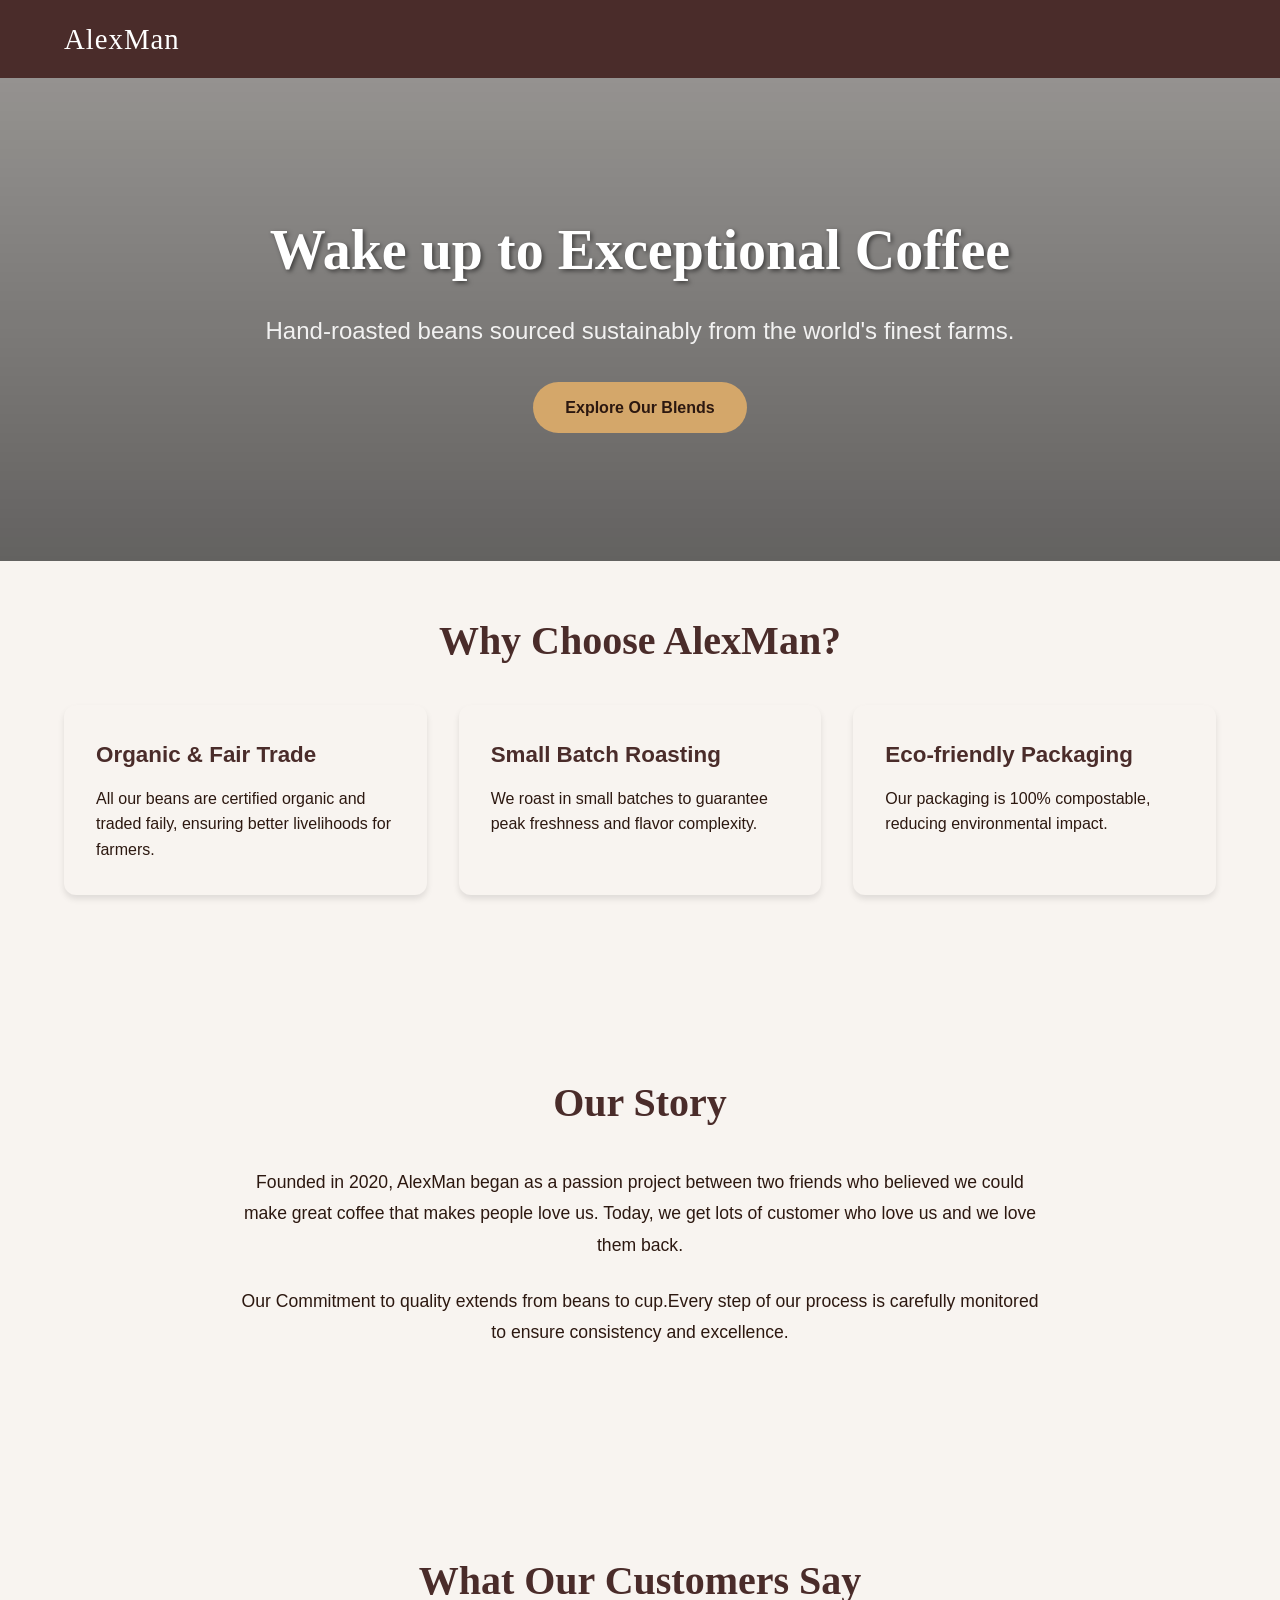
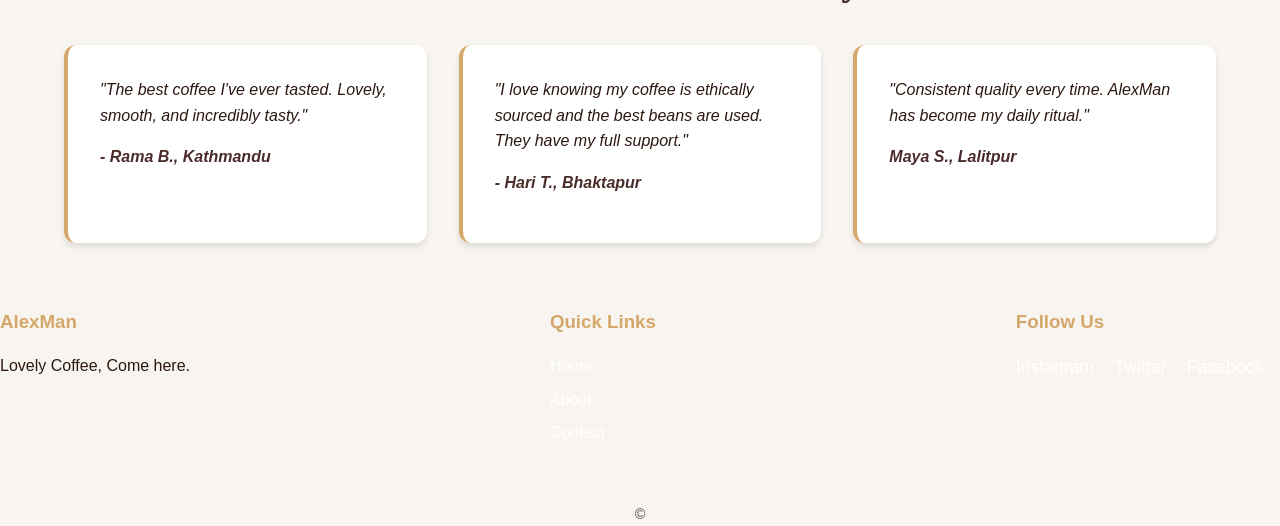
<file: WebDev-L1-LandingPage/index.html>
<!DOCTYPE html>
<html lang="en">
<head>
    <meta charset="UTF-8">
    <meta name="viewport" content="width=device-width, initial-scale=1.0">
    <title>AlexMan - Cafe</title>
    <link rel="stylesheet" href="style.css">
</head>
<body>
    <header>
        <nav class="navbar">
            <div class="logo">AlexMan</div>
            <ul class="nav-links">
                <li><a href="index.html"></a></li>
                <li><a href="about.html"></a></li>
                <li><a href="contact.html"></a></li>
            </ul>
        </nav>
    </header>

    <section class="hero" id="home">
        <div class="hero-content">
            <h1>Wake up to Exceptional Coffee</h1>
            <p class="subheadline">Hand-roasted beans sourced sustainably from the world's finest farms.</p>
            <a href="#features" class="cta-button">Explore Our Blends</a>
        </div>
    </section>

    <section class="features" id="features">
        <h2 class="section-title">Why Choose AlexMan?</h2>
        <div class="features-grid">
            <div class="feature-card">
                <h3>Organic & Fair Trade</h3>
                <p>All our beans are certified organic and traded faily, ensuring better livelihoods for farmers.</p>
            </div>
            <div class="feature-card">
                <h3>Small Batch Roasting</h3>
                <p>We roast in small batches to guarantee peak freshness and flavor complexity.</p>
            </div>
            <div class="feature-card">
                <h3>Eco-friendly Packaging</h3>
                <p>Our packaging is 100% compostable, reducing environmental impact.</p>
            </div>
        </div>
    </section>

    <section class="about" id="about">
        <h2 class="section-title">Our Story</h2>
        <div class="about-content">
            <p>Founded in 2020, AlexMan began as a passion project between two friends who believed we could make great coffee that makes people love us. Today, we get lots of customer who love us and we love them back.</p>
            <p>Our Commitment to quality extends from beans to cup.Every step of our process is carefully monitored to ensure consistency and excellence.</p>
        </div>
    </section>

    <section class="testimonials" id="testimonials">
        <h2 class="section-title">What Our Customers Say</h2>
        <div class="testimonials-grid">
            <div class="testimonial-card">
                <p>"The best coffee I've ever tasted. Lovely, smooth, and incredibly tasty."</p>
                <p class="author">- Rama B., Kathmandu</p>
            </div>
            <div class="testimonial-card">
                <p>"I love knowing my coffee is ethically sourced and the best beans are used. They have my full support."</p>
                <p class="author">- Hari T., Bhaktapur</p>
            </div>
            <div class="testimonial-card">
                <p>"Consistent quality every time. AlexMan has become my daily ritual."</p>
                <p class="author">Maya S., Lalitpur</p>
            </div>
        </div>
    </section>

    <footer>
        <div class="footer-content">
            <div class="footer-section">
                <h3>AlexMan</h3>
                <p>Lovely Coffee, Come here.</p>
            </div>
            <div class="footer-section">
                <h3>Quick Links</h3>
                <ul>
                    <li><a href="index.html">Home</a></li>
                    <li><a href="about.html">About</a></li>
                    <li><a href="contact.html">Contact</a></li>
                </ul>
            </div>
            <div class="footer-section">
                <h3>Follow Us</h3>
                <div class="social-links">
                    <a href="#">Instagram</a>
                    <a href="#">Twitter</a>
                    <a href="#">Facebook</a>
                </div>
            </div>
        </div>
        <div class="footer-bottom">
            <p>&copy</p>
        </div>
    </footer>
</body>
</html>
</file>
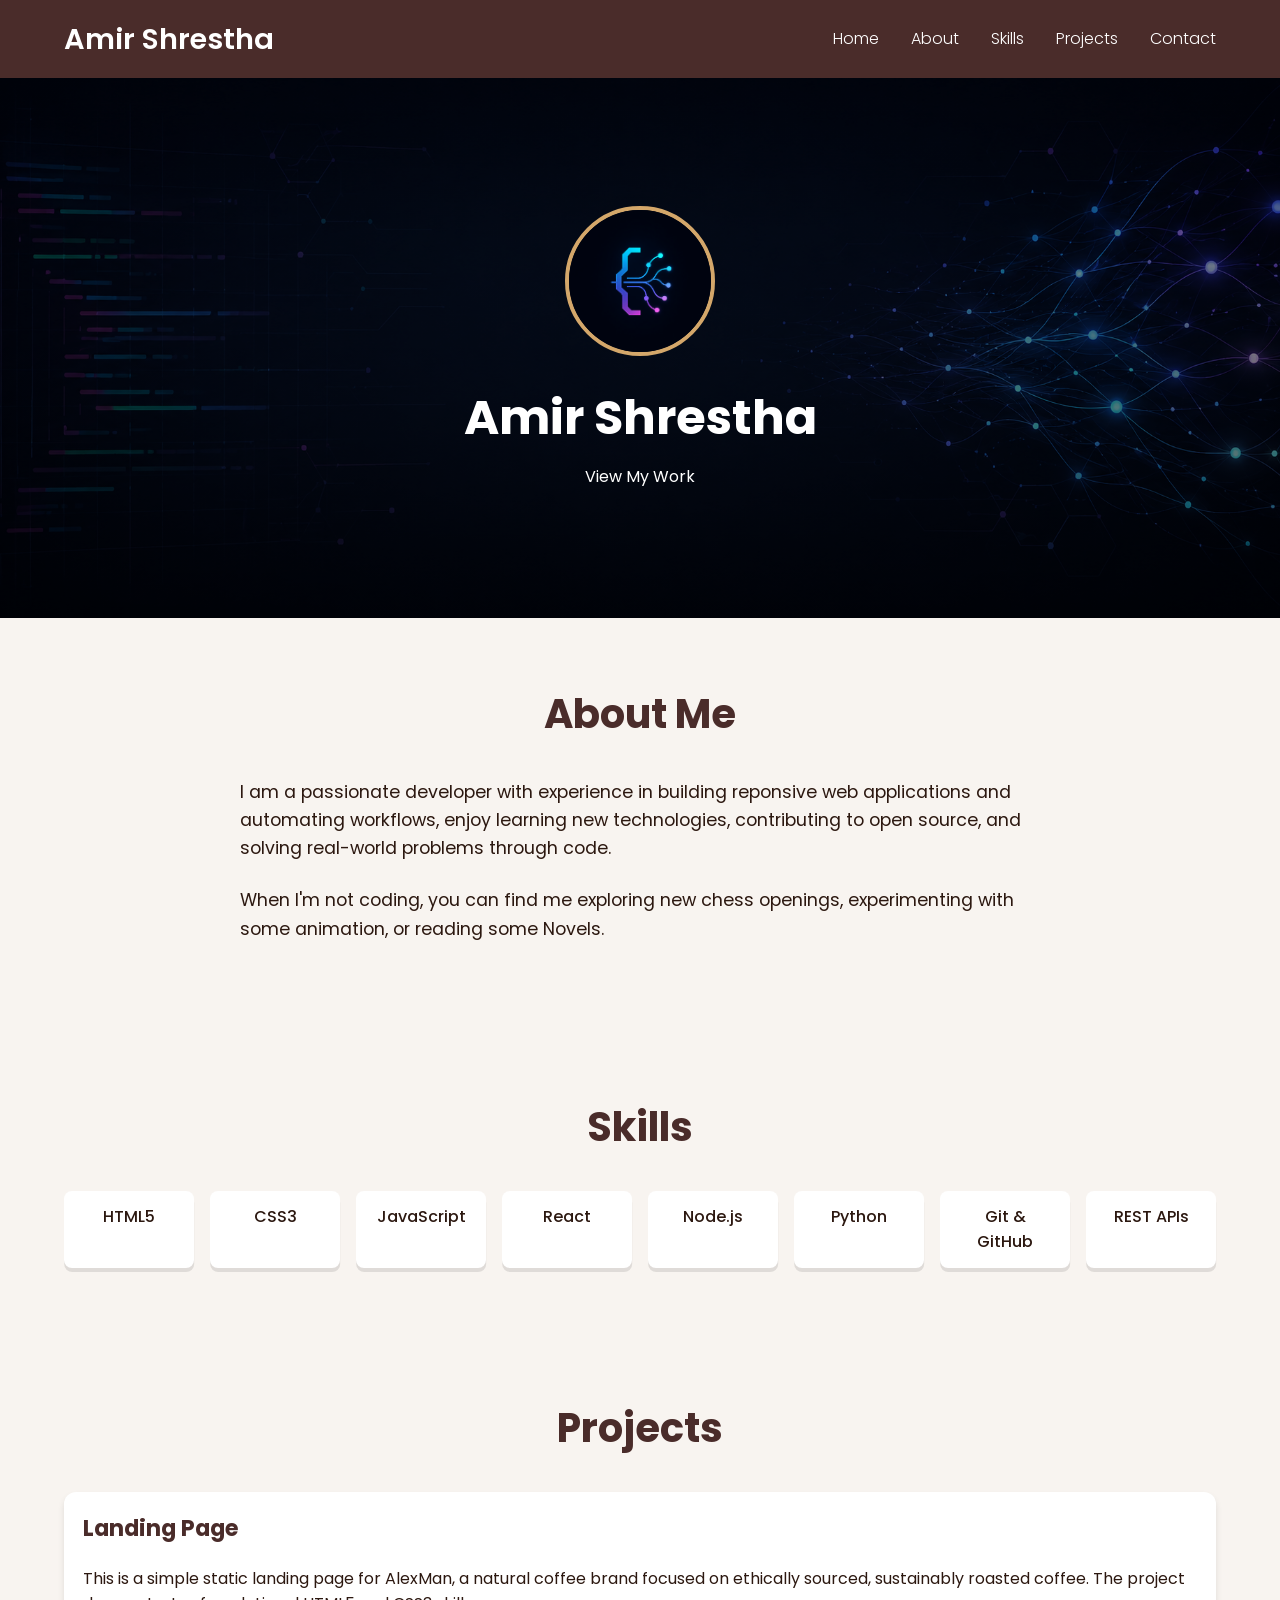
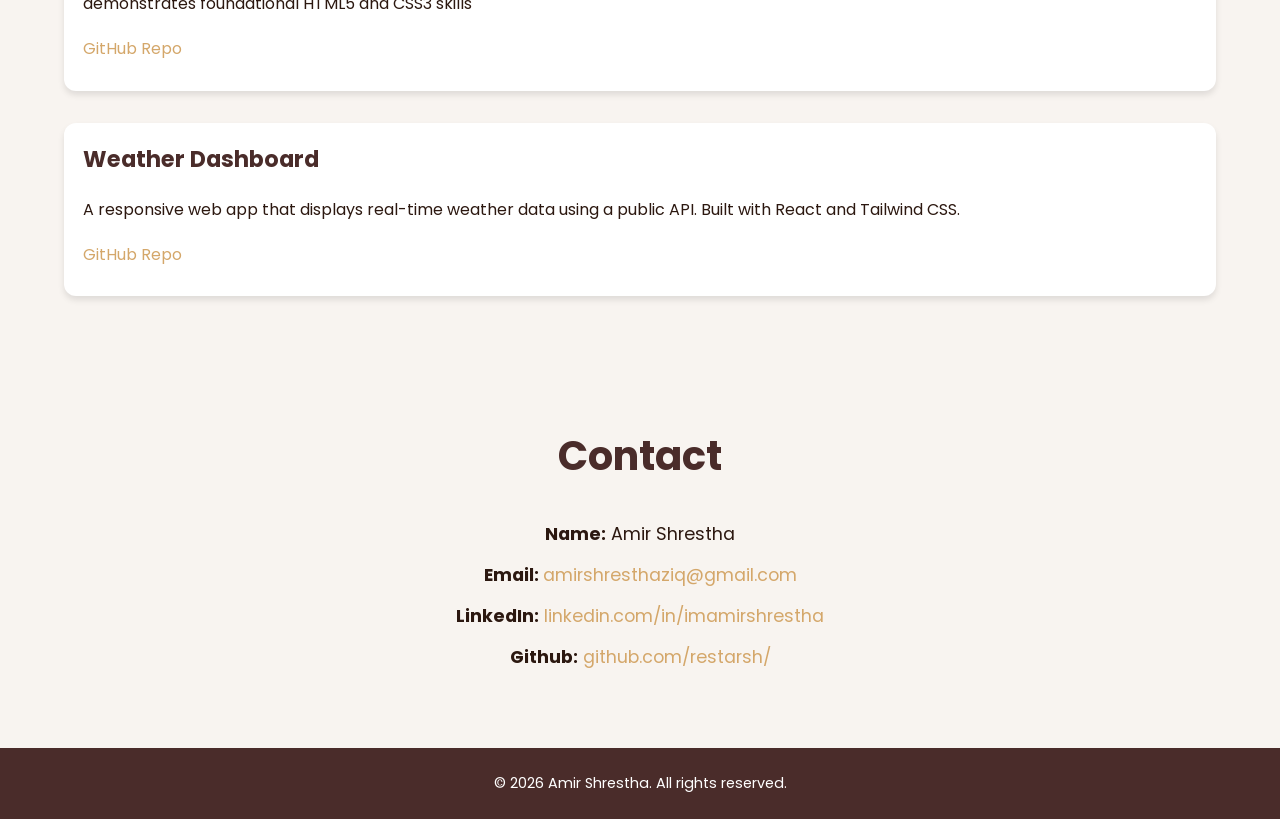
<file: WebDev-L1-PersonalProtfolio/index.html>
<!DOCTYPE html>
<html lang="en">
<head>
    <meta charset="UTF-8">
    <meta name="viewport" content="width=device-width, initial-scale=1.0">
    <title>Amir Shrestha | Portfolio</title>
    <link rel="stylesheet" href="https://fonts.googleapis.com/css2?family=Poppins:wght@300;400;600&display=swap">
    <link rel="stylesheet" href="style.css">

</head>
<body>
    <header>
        <nav class="navbar">
            <div class="logo">Amir Shrestha</div>
            <ul class="nav-links">
                <li><a href="#home">Home</a></li>
                <li><a href="#about">About</a></li>
                <li><a href="#skills">Skills</a></li>
                <li><a href="#projects">Projects</a></li>
                <li><a href="#contact">Contact</a></li>
            </ul>
        </nav>
    </header>

    <section id="home" class="hero">
        <div class="hero-content">
            <img src="/WebDev-L1-PersonalProtfolio/media/75699765-0140-4c4e-991d-9f8d08fb6863.png" alt="Avatar" class="avatar">
            <h1>Amir Shrestha</h1>View My Work</a>
        </div>
    </section>

    <section id="about" class="section about">
        <h2 class="section-title">About Me</h2>
        <p>I am a passionate developer with experience in building reponsive web applications and automating workflows, enjoy learning new technologies, contributing to open source, and solving real-world problems through code.</p>
        <p>When I'm not coding, you can find me exploring new chess openings, experimenting with some animation, or reading some Novels. </p>
    </section>

    <section id="skills" class="section skills">
        <h2 class="section-title">Skills</h2>
        <div class="skills-grid">
            <div class="skill-item">HTML5</div>
            <div class="skill-item">CSS3</div>
            <div class="skill-item">JavaScript</div>
            <div class="skill-item">React</div>
            <div class="skill-item">Node.js</div>
            <div class="skill-item">Python</div>
            <div class="skill-item">Git & GitHub</div>
            <div class="skill-item">REST APIs</div>
        </div>
    </section>

    <section id="projects" class="section projects">
        <h2 class="section-title">Projects</h2>
        <div class="projects-grid">
            <div class="project-card">
                <h3>Landing Page</h3>
                <p>This is a simple static landing page for AlexMan, a natural coffee brand focused on ethically sourced, sustainably roasted coffee. The project demonstrates foundational HTML5 and CSS3 skills</p>
                <a href="https://github.com/yourusername/weather-dashboard" target="_blank" class="project-link">GitHub Repo</a>
            </div>
            <div class="project-card">
                <h3>Weather Dashboard</h3>
                <p>A responsive web app that displays real-time weather data using a public API. Built with React and Tailwind CSS.</p>
                <a href="https://github.com/yourusername/weather-dashboard" target="_blank" class="project-link">GitHub Repo</a>
            </div>
        </div>
    </section>

    <section id="contact" class="section contact">
        <h2 class="section-title">Contact</h2>
        <div class="contact-info">
            <p><strong>Name:</strong> Amir Shrestha</p>
            <p><strong>Email: </strong> <a href="mailto:amirshresthaziq@gmail.com">amirshresthaziq@gmail.com</a></p>
            <p><strong>LinkedIn:</strong> <a href="https://linkedin.com/in/imamirshrestha" target="_blank">linkedin.com/in/imamirshrestha</a></p>
            <p><strong>Github:</strong> <a href="https://github.com/restarsh" target="_blank"">github.com/restarsh/</a></p>
        </div>
    </section>

    <footer>
        <p>&copy; 2026 Amir Shrestha. All rights reserved.</p>
    </footer>
</body>
</html>
</file>
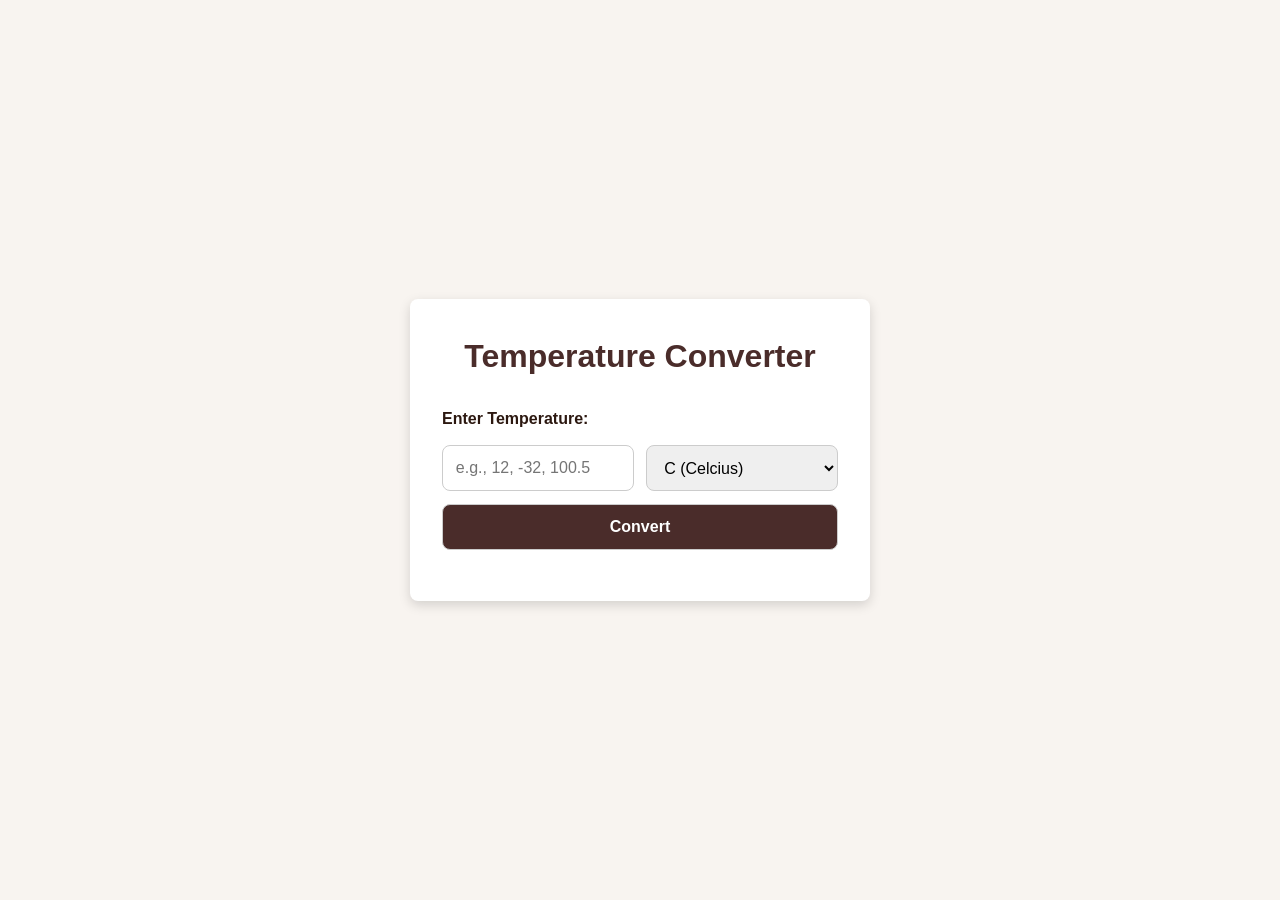
<file: WebDev-L1-TemperatureConverterWebsite/index.html>
<!DOCTYPE html>
<html lang="en">
<head>
    <meta charset="UTF-8">
    <meta name="viewport" content="width=device-width, initial-scale=1.0">
    <title>Temperature Converter</title>
    <link rel="stylesheet" href="style.css">
</head>
<body>
    <div class="container">
        <h1>Temperature Converter</h1>
        <div class="input-group">
            <label for="tempInput">Enter Temperature:</label>
            <input type="text" id="tempInput" placeholder="e.g., 12, -32, 100.5">
            <select id="unitSelect">
                <option value="C">C (Celcius)</option>
                <option value="F">F (Fahrenheit)</option>
                <option value="K">K (Kelvin)</option>
            </select>
            <button id="convertBtn">Convert</button>
        </div>
        <p id="errorMsg" class="error hidden"></p>
        <div id="resultBox" class="result-box hidden">
            <h2>Converted Values:</h2>
            <p><span id="resultC"></span></p>
            <p><span id="resultF"></span></p>
            <p><span id="resultK"></span></p>
        </div>
    </div>
    <script src="script.js"></script>
</body>
</html>
</file>
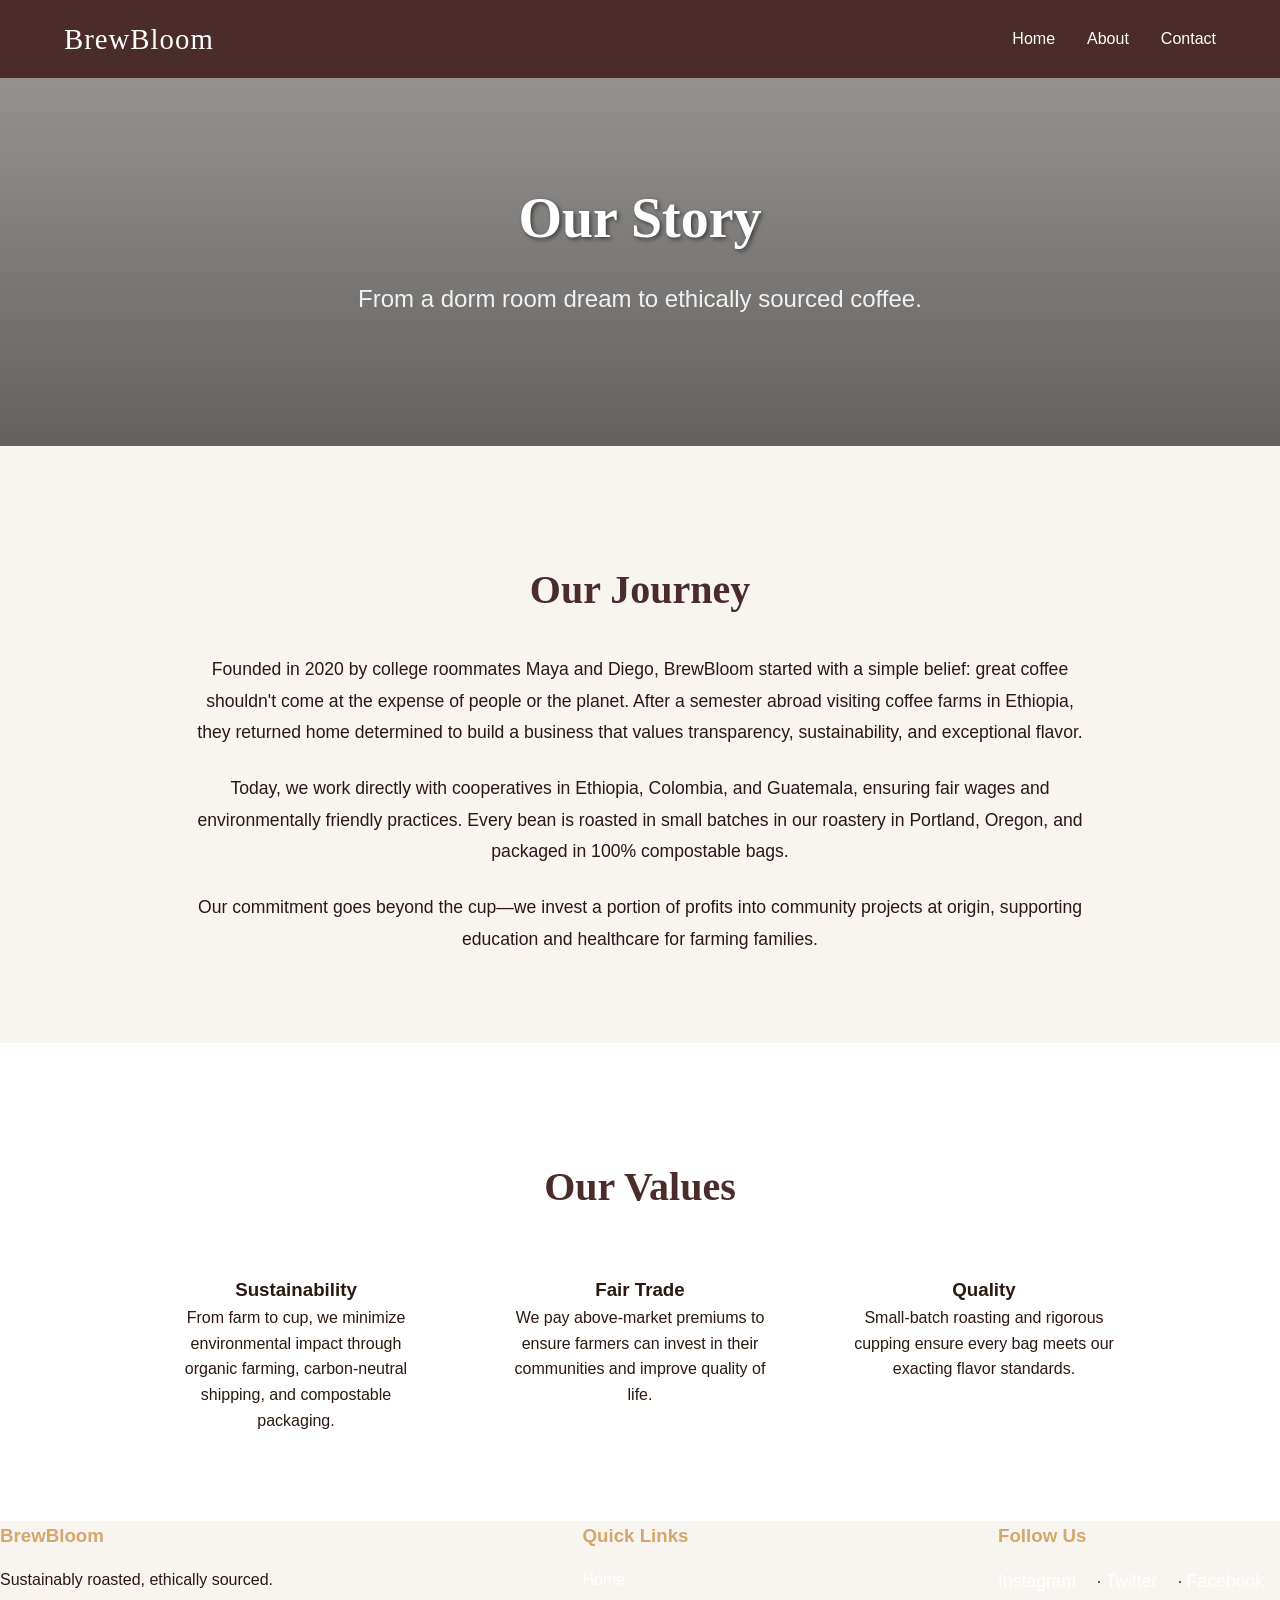
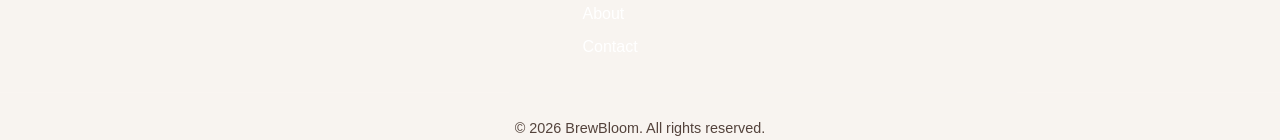
<file: WebDev-L1-LandingPage/about.html>
<!DOCTYPE html>
<html lang="en">
<head>
    <meta charset="UTF-8">
    <meta name="viewport" content="width=device-width, initial-scale=1.0">
    <title>About Us - BrewBloom</title>
    <link rel="stylesheet" href="style.css">
</head>
<body>
    <header>
        <nav class="navbar">
            <div class="logo">BrewBloom</div>
            <ul class="nav-links">
                <li><a href="index.html">Home</a></li>
                <li><a href="about.html" class="active">About</a></li>
                <li><a href="contact.html">Contact</a></li>
            </ul>
        </nav>
    </header>

    <section class="hero" id="about-hero" style="background: linear-gradient(rgba(0,0,0,0.4), rgba(0,0,0,0.6)), url('https://images.unsplash.com/photo-1509042239860-f550ce710b93?ixlib=rb-4.0.3&ixid=M3wxMjA3fDB8MHxwaG90by1wYWdlfHx8fGVufDB8fHx8fA%3D%3D&auto=format&fit=crop&w=1470&q=80') center/cover no-repeat; color: var(--light-text); text-align: center; padding: 6rem 2rem;">
        <div class="hero-content">
            <h1>Our Story</h1>
            <p class="subheadline">From a dorm room dream to ethically sourced coffee.</p>
        </div>
    </section>

    <section class="about" style="padding: 4rem 5%; background-color: var(--light-bg);">
        <h2 class="section-title">Our Journey</h2>
        <div class="about-content" style="max-width: 900px; margin: 0 auto; text-align: center;">
            <p>Founded in 2020 by college roommates Maya and Diego, BrewBloom started with a simple belief: great coffee shouldn't come at the expense of people or the planet. After a semester abroad visiting coffee farms in Ethiopia, they returned home determined to build a business that values transparency, sustainability, and exceptional flavor.</p>
            <p>Today, we work directly with cooperatives in Ethiopia, Colombia, and Guatemala, ensuring fair wages and environmentally friendly practices. Every bean is roasted in small batches in our roastery in Portland, Oregon, and packaged in 100% compostable bags.</p>
            <p>Our commitment goes beyond the cup—we invest a portion of profits into community projects at origin, supporting education and healthcare for farming families.</p>
        </div>
    </section>

    <section class="values" style="padding: 4rem 5%; background-color: var(--light-text);">
        <h2 class="section-title" style="color: var(--primary-color);">Our Values</h2>
        <div style="display: grid; grid-template-columns: repeat(auto-fit, minmax(250px, 1fr)); gap: 2rem; max-width: 1000px; margin: 0 auto;">
            <div style="text-align: center; padding: 1.5rem;">
                <h3>Sustainability</h3>
                <p>From farm to cup, we minimize environmental impact through organic farming, carbon-neutral shipping, and compostable packaging.</p>
            </div>
            <div style="text-align: center; padding: 1.5rem;">
                <h3>Fair Trade</h3>
                <p>We pay above-market premiums to ensure farmers can invest in their communities and improve quality of life.</p>
            </div>
            <div style="text-align: center; padding: 1.5rem;">
                <h3>Quality</h3>
                <p>Small-batch roasting and rigorous cupping ensure every bag meets our exacting flavor standards.</p>
            </div>
        </div>
    </section>

    <footer>
        <div class="footer-content">
            <div class="footer-section">
                <h3>BrewBloom</h3>
                <p>Sustainably roasted, ethically sourced.</p>
            </div>
            <div class="footer-section">
                <h3>Quick Links</h3>
                <ul>
                    <li><a href="index.html">Home</a></li>
                    <li><a href="about.html">About</a></li>
                    <li><a href="contact.html">Contact</a></li>
                </ul>
            </div>
            <div class="footer-section">
                <h3>Follow Us</h3>
                <div class="social-links">
                    <a href="#">Instagram</a> ·
                    <a href="#">Twitter</a> ·
                    <a href="#">Facebook</a>
                </div>
            </div>
        </div>
        <div class="footer-bottom">
            <p>&copy; 2026 BrewBloom. All rights reserved.</p>
        </div>
    </footer>
</body>
</html>
</file>
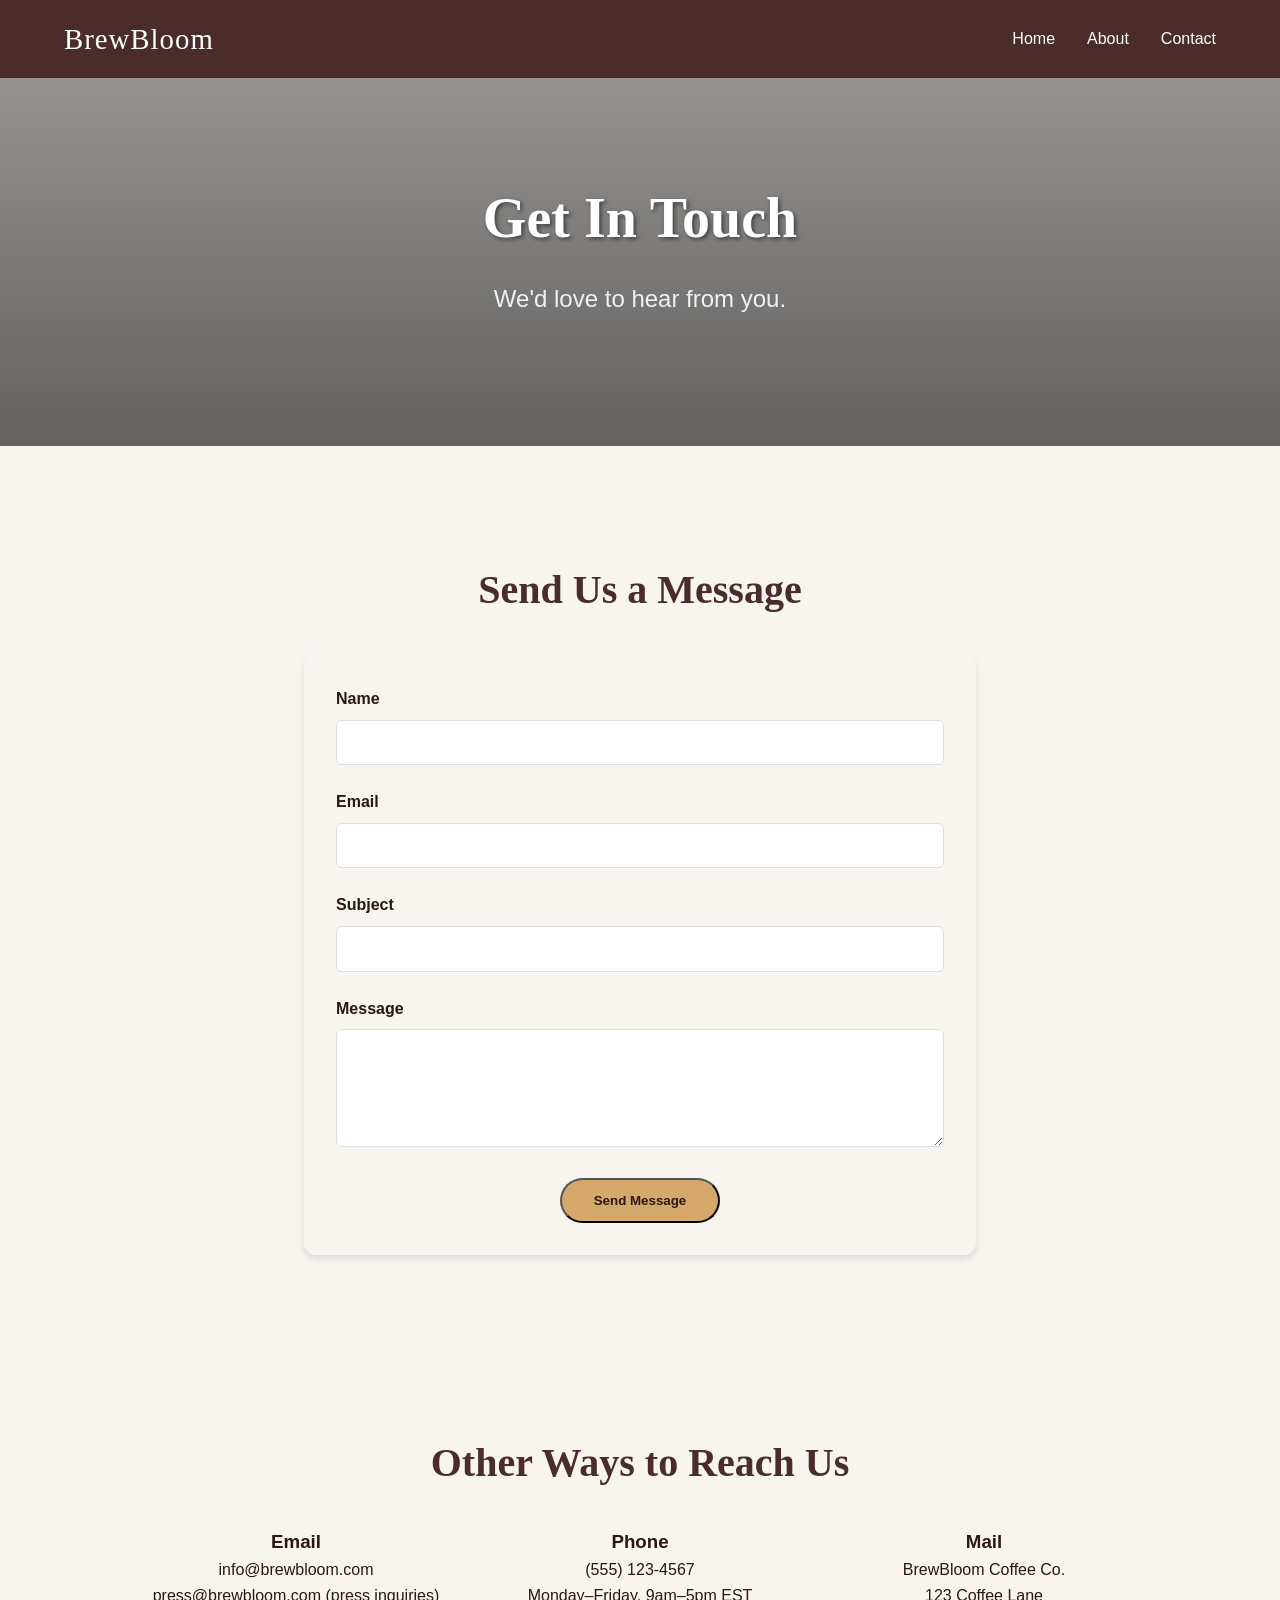
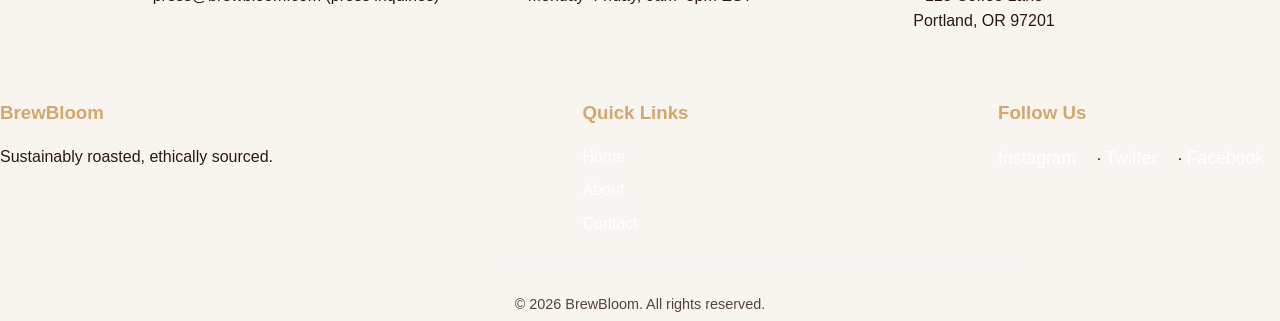
<file: WebDev-L1-LandingPage/contact.html>
<!DOCTYPE html>
<html lang="en">
<head>
    <meta charset="UTF-8">
    <meta name="viewport" content="width=device-width, initial-scale=1.0">
    <title>Contact - BrewBloom</title>
    <link rel="stylesheet" href="style.css">
</head>
<body>
    <header>
        <nav class="navbar">
            <div class="logo">BrewBloom</div>
            <ul class="nav-links">
                <li><a href="index.html">Home</a></li>
                <li><a href="about.html">About</a></li>
                <li><a href="contact.html" class="active">Contact</a></li>
            </ul>
        </nav>
    </header>

    <section class="hero" id="contact-hero" style="background: linear-gradient(rgba(0,0,0,0.4), rgba(0,0,0,0.6)), url('https://images.unsplash.com/photo-1517841905240-472988babdf9?ixlib=rb-4.0.3&ixid=M3wxMjA3fDB8MHxwaG90by1wYWdlfHx8fGVufDB8fHx8fA%3D%3D&auto=format&fit=crop&w=1470&q=80') center/cover no-repeat; color: var(--light-text); text-align: center; padding: 6rem 2rem;">
        <div class="hero-content">
            <h1>Get In Touch</h1>
            <p class="subheadline">We'd love to hear from you.</p>
        </div>
    </section>

    <section class="contact" style="padding: 4rem 5%; max-width: 800px; margin: 0 auto;">
        <h2 class="section-title">Send Us a Message</h2>
        <form action="#" method="post" style="background: var(--light-bg); padding: 2rem; border-radius: 12px; box-shadow: 0 4px 6px rgba(0,0,0,0.1);">
            <div style="margin-bottom: 1.5rem;">
                <label for="name" style="display: block; margin-bottom: 0.5rem; font-weight: bold;">Name</label>
                <input type="text" id="name" name="name" required style="width: 100%; padding: 0.8rem; border: 1px solid #ddd; border-radius: 6px; font-size: 1rem;">
            </div>
            <div style="margin-bottom: 1.5rem;">
                <label for="email" style="display: block; margin-bottom: 0.5rem; font-weight: bold;">Email</label>
                <input type="email" id="email" name="email" required style="width: 100%; padding: 0.8rem; border: 1px solid #ddd; border-radius: 6px; font-size: 1rem;">
            </div>
            <div style="margin-bottom: 1.5rem;">
                <label for="subject" style="display: block; margin-bottom: 0.5rem; font-weight: bold;">Subject</label>
                <input type="text" id="subject" name="subject" required style="width: 100%; padding: 0.8rem; border: 1px solid #ddd; border-radius: 6px; font-size: 1rem;">
            </div>
            <div style="margin-bottom: 1.5rem;">
                <label for="message" style="display: block; margin-bottom: 0.5rem; font-weight: bold;">Message</label>
                <textarea id="message" name="message" rows="5" required style="width: 100%; padding: 0.8rem; border: 1px solid #ddd; border-radius: 6px; font-size: 1rem; resize: vertical;"></textarea>
            </div>
            <button type="submit" class="cta-button" style="display: block; margin: 0 auto;">Send Message</button>
        </form>
    </section>

    <section class="info" style="background: var(--light-bg); padding: 4rem 5%;">
        <h2 class="section-title">Other Ways to Reach Us</h2>
        <div style="display: grid; grid-template-columns: repeat(auto-fit, minmax(250px, 1fr)); gap: 2rem; max-width: 1000px; margin: 0 auto;">
            <div style="text-align: center;">
                <h3>Email</h3>
                <p>info@brewbloom.com</p>
                <p>press@brewbloom.com (press inquiries)</p>
            </div>
            <div style="text-align: center;">
                <h3>Phone</h3>
                <p>(555) 123-4567</p>
                <p>Monday–Friday, 9am–5pm EST</p>
            </div>
            <div style="text-align: center;">
                <h3>Mail</h3>
                <p>BrewBloom Coffee Co.</p>
                <p>123 Coffee Lane</p>
                <p>Portland, OR 97201</p>
            </div>
        </div>
    </section>

    <footer>
        <div class="footer-content">
            <div class="footer-section">
                <h3>BrewBloom</h3>
                <p>Sustainably roasted, ethically sourced.</p>
            </div>
            <div class="footer-section">
                <h3>Quick Links</h3>
                <ul>
                    <li><a href="index.html">Home</a></li>
                    <li><a href="about.html">About</a></li>
                    <li><a href="contact.html">Contact</a></li>
                </ul>
            </div>
            <div class="footer-section">
                <h3>Follow Us</h3>
                <div class="social-links">
                    <a href="#">Instagram</a> ·
                    <a href="#">Twitter</a> ·
                    <a href="#">Facebook</a>
                </div>
            </div>
        </div>
        <div class="footer-bottom">
            <p>&copy; 2026 BrewBloom. All rights reserved.</p>
        </div>
    </footer>
</body>
</html>
</file>
<file: WebDev-L1-LandingPage/style.css>
:root {
    --primary-color: #4a2c2a;
    --secondary-color: #8c6239;
    --accent-color: #d4a76a;
    --light-bg: #f8f4f0;
    --dark-text: #2c1810;
    --light-text: #fff;
    --font-heading: 'Georgia', serif;
    --font-body: 'Helvetica Neue', Arial, sans-serif;
}

* {
    margin: 0;
    padding: 0;
    box-sizing: border-box;
}

body {
    font-family: var(--font-body);
    line-height: 1.6;
    color: var(--dark-text);
    background-color: var(--light-bg);
}

a {
    text-decoration: none;
    color: inherit;
}

ul {
    list-style: none;
}

/* Header & Navbar */
.navbar {
    display: flex;
    justify-content: space-between;
    align-items: center;
    background-color: var(--primary-color);
    color: var(--light-text);
    padding: 1rem 5%;
    position: sticky;
    top: 0;
    z-index: 1000;
}

.logo {
    font-size: 1.8rem;
    font-family: var(--font-heading);
    letter-spacing: 1px;
}

.nav-links {
    display: flex;
    gap: 2rem;
}

.nav-links a {
    color: var(--light-text);
    font-weight: 500;
    transition: color 0.3s;
}

.nav-links a:hover {
    color: var(--accent-color);
}

/* Hero Section */
.hero {
    background: linear-gradient(rgba(0,0,0,0.4), rgba(0,0,0,0.6)), url('https://images.unsplash.com/photo-1514432324607-a09d9b4aefdd?ixlib=rb-4.0.3&ixid=M3wxMjA3fDB8MHxwaG90by1wYWdlfHx8fGVufDB8fHx8fA%3D%3D&auto=format&fit=crop&w=1470&q=80') center/cover no-repeat;
    color: var(--light-text);
    text-align: center;
    padding: 8rem 2rem;
}

.hero-content {
    max-width: 800px;
    margin: 0 auto;
}

.hero h1 {
    font-size: 3.5rem;
    margin-bottom: 1rem;
    font-family: var(--font-heading);
    text-shadow: 2px 2px 4px rgba(0,0,0,0.5);
}

.subheadline {
    font-size: 1.5rem;
    margin-bottom: 2rem;
    opacity: 0.9;
}

.cta-button {
    display: inline-block;
    background-color: var(--accent-color);
    color: var(--dark-text);
    padding: 0.8rem 2rem;
    border-radius: 30px;
    font-weight: bold;
    transition: background-color 0.3s, transform 0.2s;
}

.cta-button:hover {
    background-color: #e6b88c;
    transform: translateY(-3px);
}

/* Section Titles */
.section-title {
    text-align: center;
    font-size: 2.5rem;
    margin: 3rem 0 2rem;
    color: var(--primary-color);
    font-family: var(--font-heading);
}

/* Features Section */
.features {
    padding: 0 5% 4rem;
}

.features-grid {
    display: grid;
    grid-template-columns: repeat(auto-fit, minmax(280px, 1fr));
    gap: 2rem;
    max-width: 1200px;
    margin: 0 auto;
}

.feature-card {
    background-color: var(--light-bg);
    padding: 2rem;
    border-radius: 12px;
    box-shadow: 0 4px 6px rgba(0,0,0,0.1);
    transition: transform 0.3s, box-shadow 0.3s;
}

.feature-card:hover {
    transform: translateY(-5px);
    box-shadow: 0 6px 12px rgba(0,0,0,0.15);
}

.feature-card h3 {
    color: var(--primary-color);
    margin-bottom: 0.8rem;
    font-size: 1.4rem;
}

/* About Section */
.about {
    background-color: var(--light-bg);
    padding: 4rem 5%;
}

.about-content {
    max-width: 800px;
    margin: 0 auto;
    text-align: center;
}

.about-content p {
    margin-bottom: 1.5rem;
    font-size: 1.1rem;
    line-height: 1.8;
}

/* Testimonials Section */
.testimonials {
    padding: 4rem 5%;
    background-color: var(--light-bg);
}

.testimonials-grid {
    display: grid;
    grid-template-columns: repeat(auto-fit, minmax(300px, 1fr));
    gap: 2rem;
    max-width: 1200px;
    margin: 0 auto;
}

.testimonial-card {
    background-color: var(--light-text);
    padding: 2rem;
    border-radius: 12px;
    box-shadow: 0 4px 6px rgba(0,0,0,0.1);
    border-left: 4px solid var(--accent-color);
}

.testimonial-card p {
    font-style: italic;
    margin-bottom: 1rem;
    color: var(--dark-text);
}

.testimonial-card .author {
    font-weight: bold;
    color: var(--primary-color);
}

/* Footer */
.footer {
    background-color: var(--primary-color);
    color: var(--light-text);
    padding: 3rem 5% 2rem;
}

.footer-content {
    display: flex;
    flex-wrap: wrap;
    justify-content: space-between;
    gap: 2rem;
    margin-bottom: 2rem;
}

.footer-section h3 {
    margin-bottom: 1rem;
    color: var(--accent-color);
}

.footer-section ul {
    display: flex;
    flex-direction: column;
    gap: 0.5rem;
}

.footer-section a {
    color: var(--light-text);
    transition: opacity 0.3s;
}

.footer-section a:hover {
    opacity: 0.8;
}

.social-links a {
    margin-right: 1rem;
    font-size: 1.1rem;
    transition: color 0.3s;
}

.social-links a:hover {
    color: var(--accent-color);
}

.footer-bottom {
    text-align: center;
    padding-top: 1.5rem;
    border-top: 1px solid rgba(255,255,255,0.1);
    font-size: 0.9rem;
    opacity: 0.8;
}

/* Responsive adjustments */
@media (max-width: 768px) {
    .navbar {
        flex-direction: column;
        gap: 1rem;
    }

    .nav-links {
        flex-wrap: wrap;
        justify-content: center;
    }

    .hero h1 {
        font-size: 2.5rem;
    }

    .subheadline {
        font-size: 1.2rem;
    }

    .footer-content {
        flex-direction: column;
        align-items: center;
        text-align: center;
    }

    .social-links {
        justify-content: center;
    }
}
</file>
<file: WebDev-L1-PersonalProtfolio/style.css>
:root {
    --primary-color: #4a2c2a;
    --accent-color: #d4a76a;
    --bg-color: #f8f4f0;
    --text-color: #2c1810;
    --light-bg: #fff;
    --font-primary: 'Poppins', sans-serif;
}

* {
    margin: 0;
    padding: 0;
    box-sizing: border-box;
}

body {
    font-family: var(--font-primary);
    background-color: var(--bg-color);
    color: var(--text-color);
    line-height: 1.6;
    scroll-behavior: smooth;
}

a {
    text-decoration: none;
    color: inherit;
}

ul {
    list-style: none;
}

.navbar {
    display: flex;
    justify-content: space-between;
    align-items: center;
    background-color: var(--primary-color);
    color: var(--light-bg);
    padding: 1rem 5%;
    position: sticky;
    top: 0;
    z-index: 1000;
}

.logo {
    font-size: 1.8rem;
    font-weight: 600;
}

.nav-links {
    display: flex;
    gap: 2rem;
}

.nav-links a {
    color: var(--light-bg);
    font-weight: 300;
    transition: color .3s;
}

.nav-links a:hover {
    color: var(--accent-color);
}

.hero {
    background: linear-gradient(rgba(0,0,0,0.4), rgba(0,0,0,0.6)), url('/WebDev-L1-PersonalProtfolio/media/fdb7fc19-d412-45e1-8989-14777c451995\ \(1\).png') center/cover no-repeat;
    color: var(--light-bg);
    text-align: center;
    padding: 8rem 2rem;    
}

.hero-content {
    max-width: 800px;
    margin: 0 auto;
}

.avatar {
    width: 150px;
    height: 150px;
    border-radius: 50%;
    object-fit: cover;
    margin-bottom: 1rem;
    border: 4px solid var(--accent-color);
}

.hero h1{
    font-size: 3rem;
    margin-bottom: 0.5rem;
}

.role {
    font-size: 1.5rem;
    margin-bottom: 1.5rem;
    opacity: 0.9;
}

.cta-button {
    display: inline-block;
    background-color: var(--accent-color);
    color: var(--text-color);
    padding: 0.8rem 2rem;
    border-radius: 30px;
    font-weight: 600;
    transition: background-color 0.3s, transform 0.2s;
}

.cta-button:hover {
    background-color: #e6b88c;
    transform: translateY(-3px);
}

.section {
    padding: 4rem 5%;
}

.section-title {
    text-align: center;
    font-size: 2.5rem;
    margin-bottom: 2rem;
    color: var(--primary-color);
}

.about p {
    margin-bottom: 1.5rem;
    font-size: 1.1rem;
    max-width: 800px;
    margin-left: auto;
    margin-right: auto;
}

.skills-grid {
    display: grid;
    grid-template-columns: repeat(auto-fit, minmax(120px, 1fr));
    gap: 1rem;
    margin-top: 1.5rem;
}

.skill-item {
    background-color: var(--light-bg);
    padding: 0.8rem 1.2rem;
    border-radius: 8px;
    text-align: center;
    box-shadow: 0.2px 4px rgba(0,0,0,0.1);
    font-weight: 500;
}

.projects-grid {
    display: grid;
    grid-template-columns: repeat(auto-fit), minmax(280px, 1fr);
    gap: 2rem;
    margin-top: 2rem;
}

.project-card {
    background-color: var(--light-bg);
    border-radius: 12px;
    overflow: hidden;
    box-shadow: 0 4px 6px rgba(0,0,0,0.1);
    transition: transform 0.3s, box-shadow 0.3s;
}

.project-card:hover {
    transform: translateY(-5px);
    box-shadow: 0 6px 12px rgba(0,0,0,0.15);
}

.project-card h3 {
    color: var(--primary-color);
    margin: 1.2rem;
    font-size: 1.4rem;
}

.project-card p {
    margin: 0 1.2rem 1.2rem;
    color: var(--text-color);
}

.project-link {
    display: inline-block;
    margin: 0 1.2rem 1.8rem;
    color: var(--accent-color);
    font-width: 600;
    transition: color 0.3s;
}

.project-link:hover {
    color: var(--primary-color);
}

.contact-info {
    max-width: 600px;
    margin: 0 auto;
    text-align: center;
}

.contact-info p {
    margin: 0.8rem 0;
    font-size: 1.1rem;
}


.contact-info a {
    color: var(--accent-color);
    word-break: break-all;
}

footer {
    background-color:var(--primary-color);
    color: var(--light-bg);
    text-align: center;
    padding: 1.5rem;
    font-size: 0.9rem;
}

@media (max-width: 768px) {
    .navbar {
        flex-direction: column;
        gap: 1rem;
    }
    .nav-links {
        flex-wrap: wrap;
        justify-content: center;
    }
    .hero h1 {
        font-size: 2.2rem;
    }
    .role {
        font-size: 1.2rem;
    }
    .section-title {
        font-size: 2rem;
    }
}
</file>
<file: WebDev-L1-TemperatureConverterWebsite/style.css>
:root {
    --primary-color: #4a2c2a;
    --accent-color: #d4a76a;
    --background-color: #f8f4f0;
    --text-color: #2c1810;
    --error-color: #d32f2f;
    --border-radius: 8px;
    --box-shadow: 0 4px 12px rgba(0,0,0,0.15);
}

* {
    margin: 0;
    padding: 0;
    box-sizing: border-box;
}

body {
    font-family: 'Segoe UI', Tahoma, Geneva, Verdana, sans-serif;
    background-color: var(--background-color);
    color: var(--text-color);
    line-height: 1.6;
    min-height: 100vh;
    display: flex;
    align-items: center;
    justify-content: center;
    padding: 1rem;
}

.hidden {
    display: none !important;
}

.container {
    background: white;
    padding: 2rem;
    border-radius: var(--border-radius);
    box-shadow: var(--box-shadow);
    width: 100%;
    max-width: 460px;
}

h1 {
    text-align: center;
    margin-bottom: 1.5rem;
    color: var(--primary-color);
}

.input-group {
    display: flex;
    flex-wrap: wrap;
    gap: 0.8rem;
    margin-bottom: 1.2rem;
}

.input-group label {
    flex: 1 1 100%;
    font-weight: 600;
}

.input-group input,
.input-group select,
.input-group button {
    flex: 1 1 150px;
    min-width: 100px;
    padding: 0.8rem;
    border: 1px solid #ccc;
    border-radius: var(--border-radius);
    font-size: 1rem;
}

.input-group input:focus,
.input-group select:focus {
    outline: none;
    border-color: var(--primary-color);
    box-shadow: 0 0 0 2px rgba(74,44,42,0.2);
}

button {
    background-color: var(--primary-color);
    color: white;
    border: none;
    cursor: pointer;
    font-weight: 600;
    transition: background-color 0.3s ease;
}

button:hover {
    background-color: #5e3634;
}

.error {
    color: var(--error-color);
    font-size: 0.9rem;
    margin-top: 0.5rem;
    min-height: 1.2em;
}

.result-box {
    margin-top: 1.5rem;
    padding: 1.2rem;
    background-color: #f9f9f9;
    border-radius: var(--border-radius);
    border-left: 4px solid var(--primary-color);
}

.result-box h2 {
    margin-bottom: 1rem;
    color: var(--primary-color);
    text-align: center;
}

.result-box p {
    margin: 0.4rem 0;
    font-size: 1.1rem;
    text-align: center;
}

/* Responsive tweaks */
@media (max-width: 480px) {
    .container {
        padding: 1.5rem;
    }
    .input-group {
        flex-direction: column;
        align-items: stretch;
    }
    .input-group input,
    .input-group select,
    .input-group button {
        width: 100%;
    }
}
</file>
